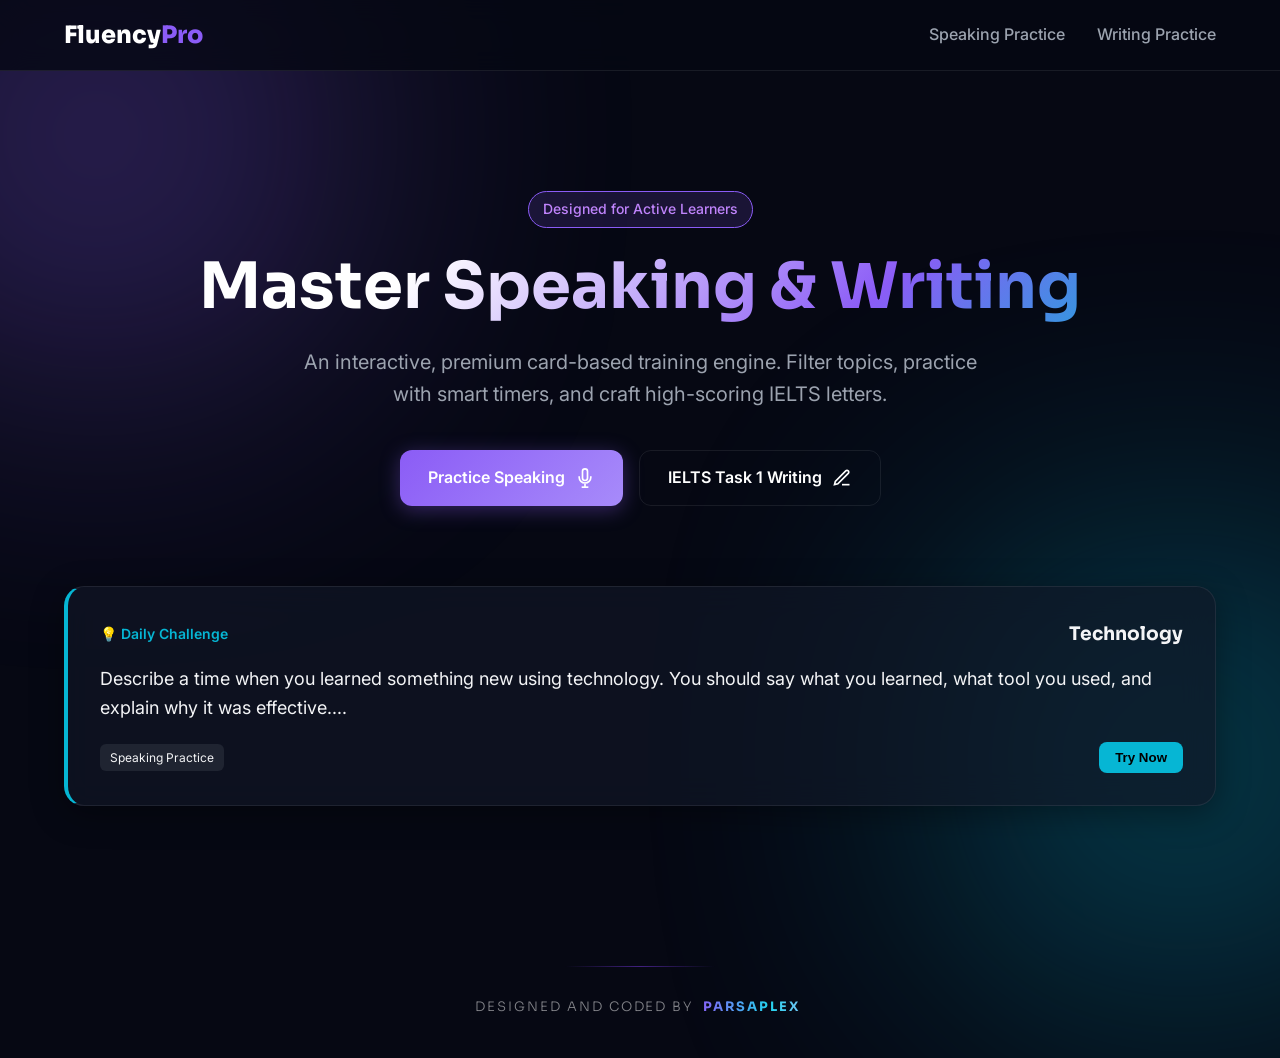
<file: index.html>
<!DOCTYPE html>
<html lang="en">
<head>
    <meta charset="UTF-8">
    <meta name="viewport" content="width=device-width, initial-scale=1.0">
    <meta name="description" content="Premium Speaking and Writing Practice platform for English learners.">
    <title>FluencyPro | Elevate Your English</title>
    
    <!-- CSS Link -->
    <link rel="stylesheet" href="css/style.css">
   

    <!-- Fonts Preload & Load for Performance (Lighthouse) -->
    <link rel="preconnect" href="https://fonts.googleapis.com">
    <link rel="preconnect" href="https://fonts.gstatic.com" crossorigin>
    <link href="https://fonts.googleapis.com/css2?family=Inter:wght@400;500;600&family=Sora:wght@600;700;800&display=swap" rel="stylesheet">
</head>
<body class="bg-galaxy">

    <!-- Global Glowing Accents for Visual Depth -->
    <div class="glow-orb orb-1"></div>
    <div class="glow-orb orb-2"></div>

    <header class="navbar">
        <div class="nav-container">
            <a href="index.html" class="logo">Fluency<span>Pro</span></a>
            <nav class="nav-links">
                <a href="speaking.html" class="nav-link">Speaking Practice</a>
                <a href="writing.html" class="nav-link">Writing Practice</a>
            </nav>
        </div>
    </header>

    <main class="hero-section">
        <div class="container text-center">
            <span class="badge">Designed for Active Learners</span>
            <h1 class="hero-title animate-gradient">Master Speaking & Writing</h1>
            <p class="hero-subtitle">
                An interactive, premium card-based training engine. Filter topics, practice with smart timers, and craft high-scoring IELTS letters.
            </p>
            
            <div class="hero-actions">
                <a href="speaking.html" class="btn btn-primary">
                    <span>Practice Speaking</span>
                    <svg width="20" height="20" viewBox="0 0 24 24" fill="none" stroke="currentColor" stroke-width="2"><path d="M12 1a3 3 0 0 0-3 3v8a3 3 0 0 0 6 0V4a3 3 0 0 0-3-3z"/><path d="M19 10v1a7 7 0 0 1-14 0v-1"/><line x1="12" y1="19" x2="12" y2="23"/><line x1="8" y1="23" x2="16" y2="23"/></svg>
                </a>
                <a href="writing.html" class="btn btn-secondary">
                    <span>IELTS Task 1 Writing</span>
                    <svg width="20" height="20" viewBox="0 0 24 24" fill="none" stroke="currentColor" stroke-width="2"><path d="M12 20h9"/><path d="M16.5 3.5a2.121 2.121 0 0 1 3 3L7 19l-4 1 1-4L16.5 3.5z"/></svg>
                </a>
            </div>
        </div>
    </main>

    <!-- Daily Interactive Widget -->
    <section class="container daily-widget-container">
        <div class="glass-card daily-challenge">
            <div class="daily-header">
                <div class="daily-badge">💡 Daily Challenge</div>
                <h3 id="daily-title">Generating your challenge...</h3>
            </div>
            <p id="daily-prompt" class="daily-text">Loading the prompt of the day...</p>
            <div class="daily-footer">
                <span id="daily-type" class="badge-type">Type</span>
                <button id="daily-btn" class="btn-sm">Try Now</button>
            </div>
        </div>
    </section>

    <!-- Script for Daily Challenge on Home -->
    <script src="js/data.js"></script>
    <script>
        document.addEventListener('DOMContentLoaded', () => {
            const speakingPrompts = practiceData.speaking;
            const writingPrompts = practiceData.writing;
            const allPrompts = [
                ...speakingPrompts.map(p => ({...p, target: 'speaking.html', label: 'Speaking Practice'})),
                ...writingPrompts.map(p => ({...p, target: 'writing.html', label: 'IELTS Writing Task 1', topic: p.type, prompt: p.situation}))
            ];
            
            // Deterministic random based on current date
            const dayIndex = new Date().getDate() % allPrompts.length;
            const daily = allPrompts[dayIndex];
            
            document.getElementById('daily-title').textContent = daily.topic;
            document.getElementById('daily-prompt').textContent = daily.prompt.substring(0, 160) + '...';
            document.getElementById('daily-type').textContent = daily.label;
            
                   document.getElementById('daily-btn').addEventListener('click', () => {
                window.location.href = daily.target;
            });
        });
    </script>

   <footer class="site-footer">
    <div class="footer-content">
        <div class="footer-divider"></div>
        <p class="footer-credit">
            Designed and coded by <span class="premium-name">ParsaPlex</span>
        </div>
    </div>
</footer>
</body>
</html>
</file>
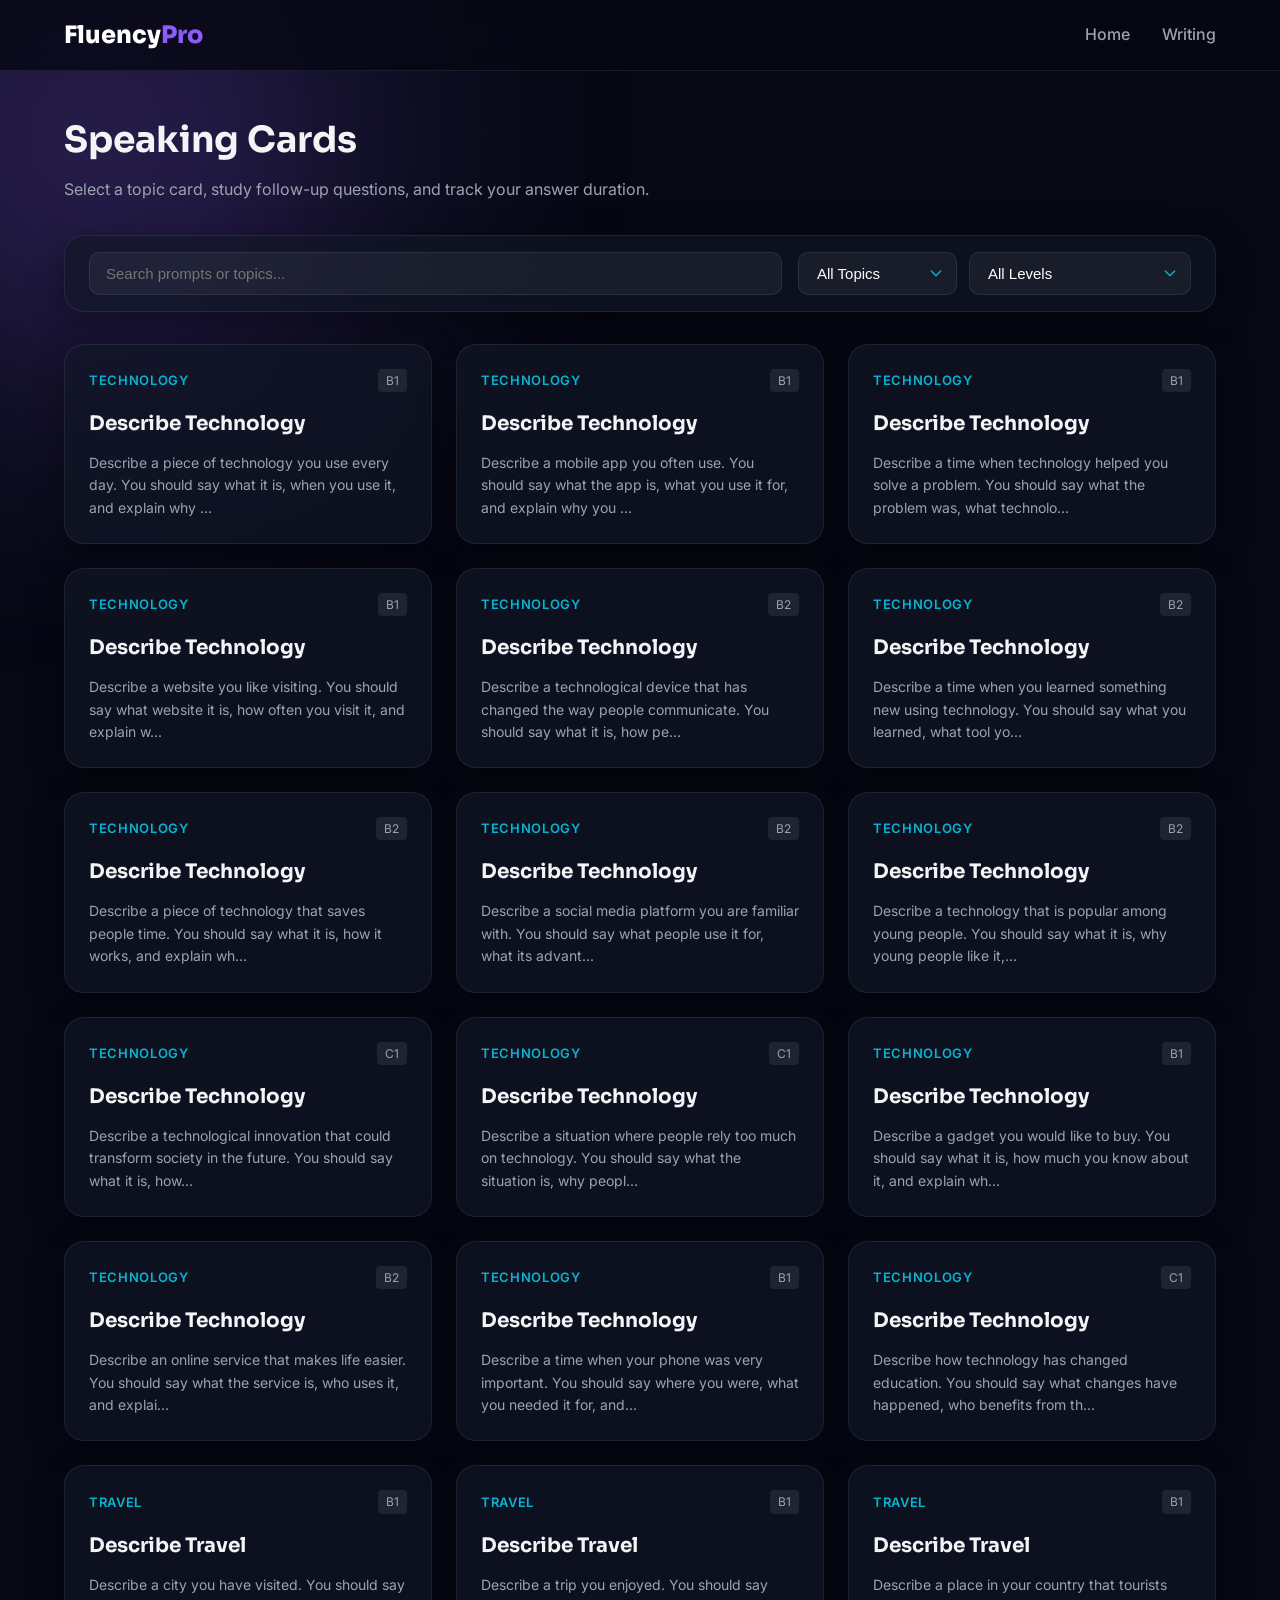
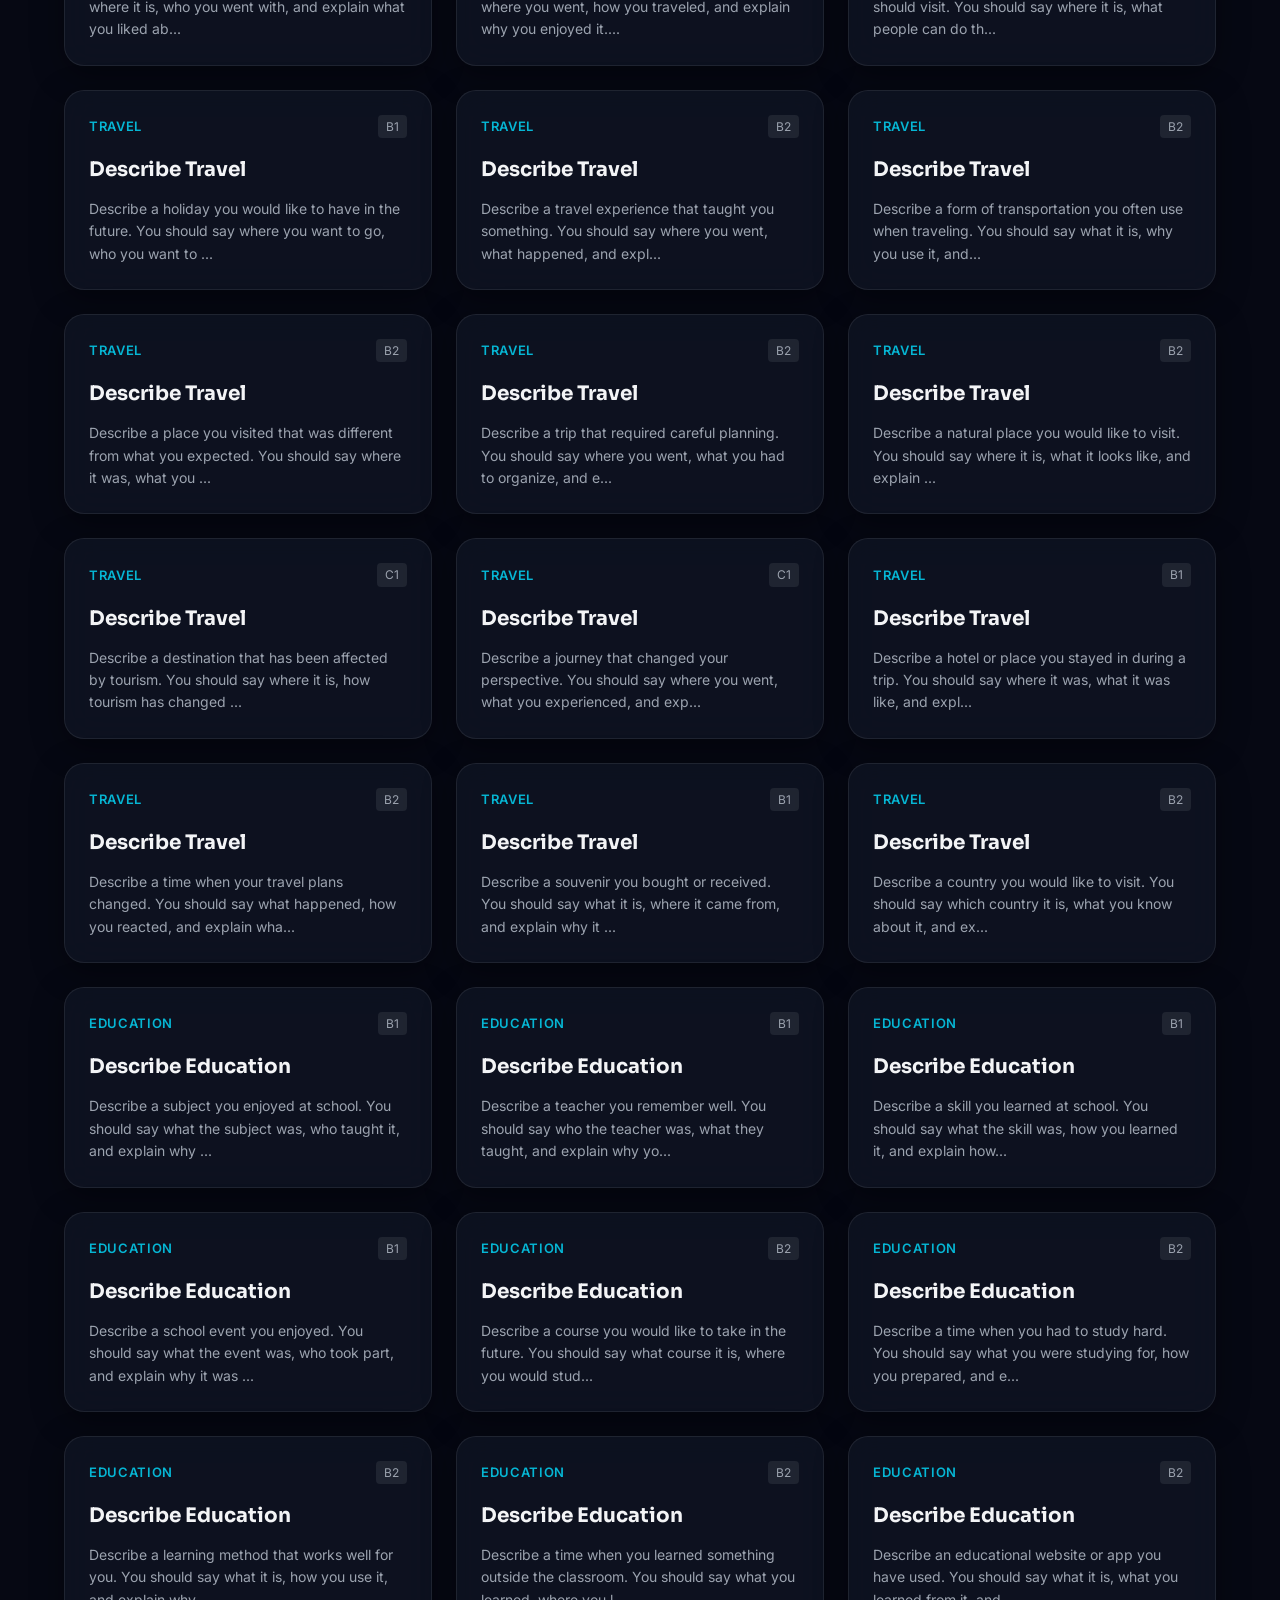
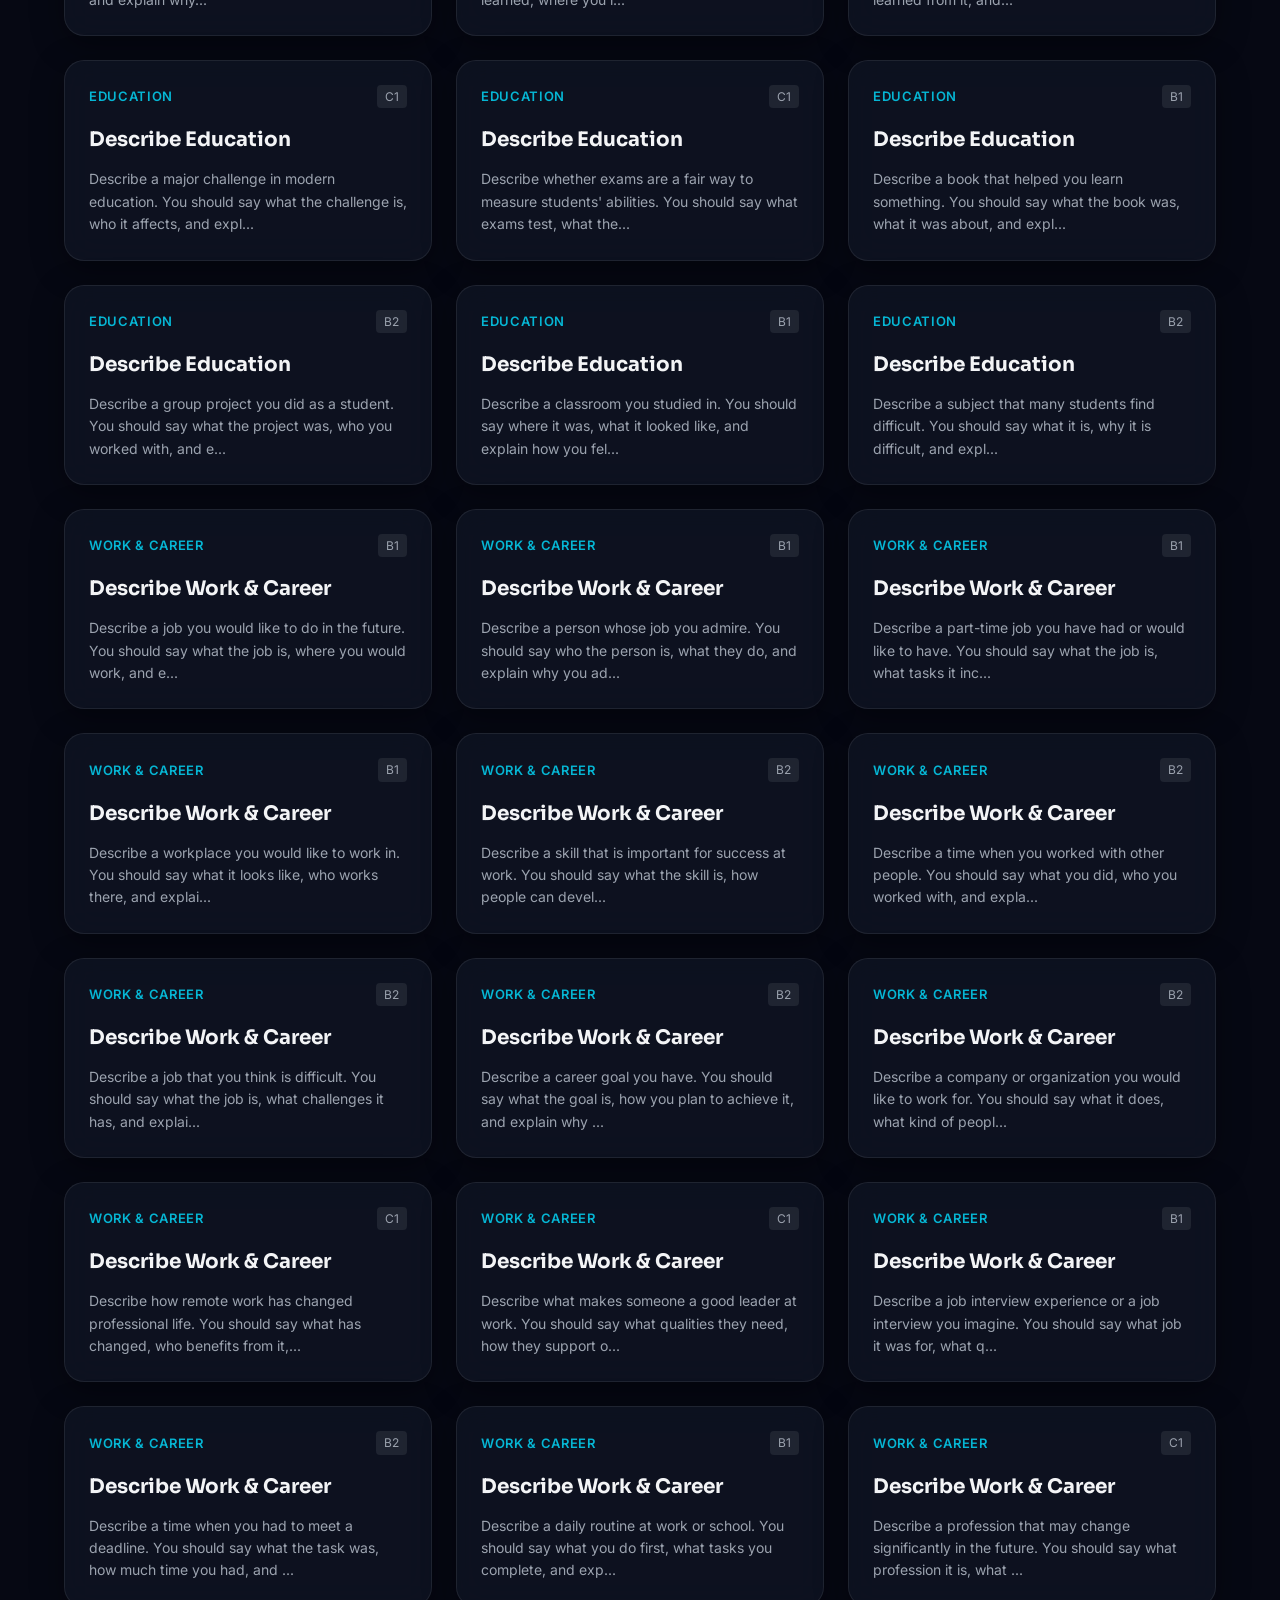
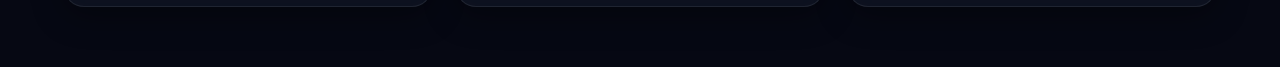
<file: speaking.html>
<!DOCTYPE html>
<html lang="en">
<head>
    <meta charset="UTF-8">
    <meta name="viewport" content="width=device-width, initial-scale=1.0">
    <meta name="description" content="Practice English Speaking with customizable topic cards.">
    <title>Speaking Hub | FluencyPro</title>
    <link rel="stylesheet" href="css/style.css">
    <link rel="preconnect" href="https://fonts.googleapis.com">
    <link rel="preconnect" href="https://fonts.gstatic.com" crossorigin>
    <link href="https://fonts.googleapis.com/css2?family=Inter:wght@400;500;600&family=Sora:wght@700&display=swap" rel="stylesheet">
</head>
<body class="bg-galaxy">
    <div class="glow-orb orb-1"></div>

    <header class="navbar">
        <div class="nav-container">
            <a href="index.html" class="logo">Fluency<span>Pro</span></a>
            <nav class="nav-links">
                <a href="index.html" class="nav-link">Home</a>
                <a href="writing.html" class="nav-link">Writing</a>
            </nav>
        </div>
    </header>

    <div class="container main-content">
        <div class="page-header">
            <h1>Speaking Cards</h1>
            <p>Select a topic card, study follow-up questions, and track your answer duration.</p>
        </div>

        <!-- Filter Controls -->
        <div class="filter-panel glass-card">
            <div class="search-box">
                <input type="text" id="speakingSearch" placeholder="Search prompts or topics...">
            </div>
            <div class="filter-selectors">
                <select id="topicFilter">
                    <option value="all">All Topics</option>
                </select>
                <select id="levelFilter">
                    <option value="all">All Levels</option>
                    <option value="B1">B1 (Intermediate)</option>
                    <option value="B2">B2 (Upper-Intermediate)</option>
                    <option value="C1">C1 (Advanced)</option>
                </select>
            </div>
        </div>

        <!-- Cards Grid -->
        <div class="cards-grid" id="speakingGrid">
            <!-- Cards will be injected dynamically -->
        </div>
    </div>

    <!-- Practice Detail Modal (Wow effect transition) -->
    <div class="modal-overlay" id="practiceModal">
        <div class="modal-content glass-card">
            <button class="modal-close-btn" id="closeModal">&times;</button>
            <div class="modal-badge" id="modalTopic">Topic</div>
            <h2 id="modalTitle">Topic Title</h2>
            
            <div class="modal-body">
                <div class="practice-instruction">
                    <h3>Cue Card Prompt</h3>
                    <p id="modalPrompt" class="prompt-highlight">Prompt text goes here...</p>
                </div>
                
                <div class="modal-grid-info">
                    <div class="follow-up-section">
                        <h3>Useful Vocabulary & Idioms</h3>
                        <ul id="modalVocabulary" class="vocab-list">
                            <!-- Injected -->
                        </ul>
                    </div>

                    <!-- Timer Widget -->
                    <div class="timer-widget">
                        <h3>Speech Timer</h3>
                        <div class="timer-display" id="timerDisplay">02:00</div>
                        <div class="timer-progress-bar">
                            <div class="timer-progress" id="timerProgress"></div>
                        </div>
                        <div class="timer-controls">
                            <button class="btn-timer" id="startTimer">Start</button>
                            <button class="btn-timer sec" id="resetTimer">Reset</button>
                        </div>
                    </div>
                </div>
            </div>
        </div>
    </div>

    <script src="js/data.js"></script>
    <script src="js/speaking.js"></script>
</body>
</html>
</file>
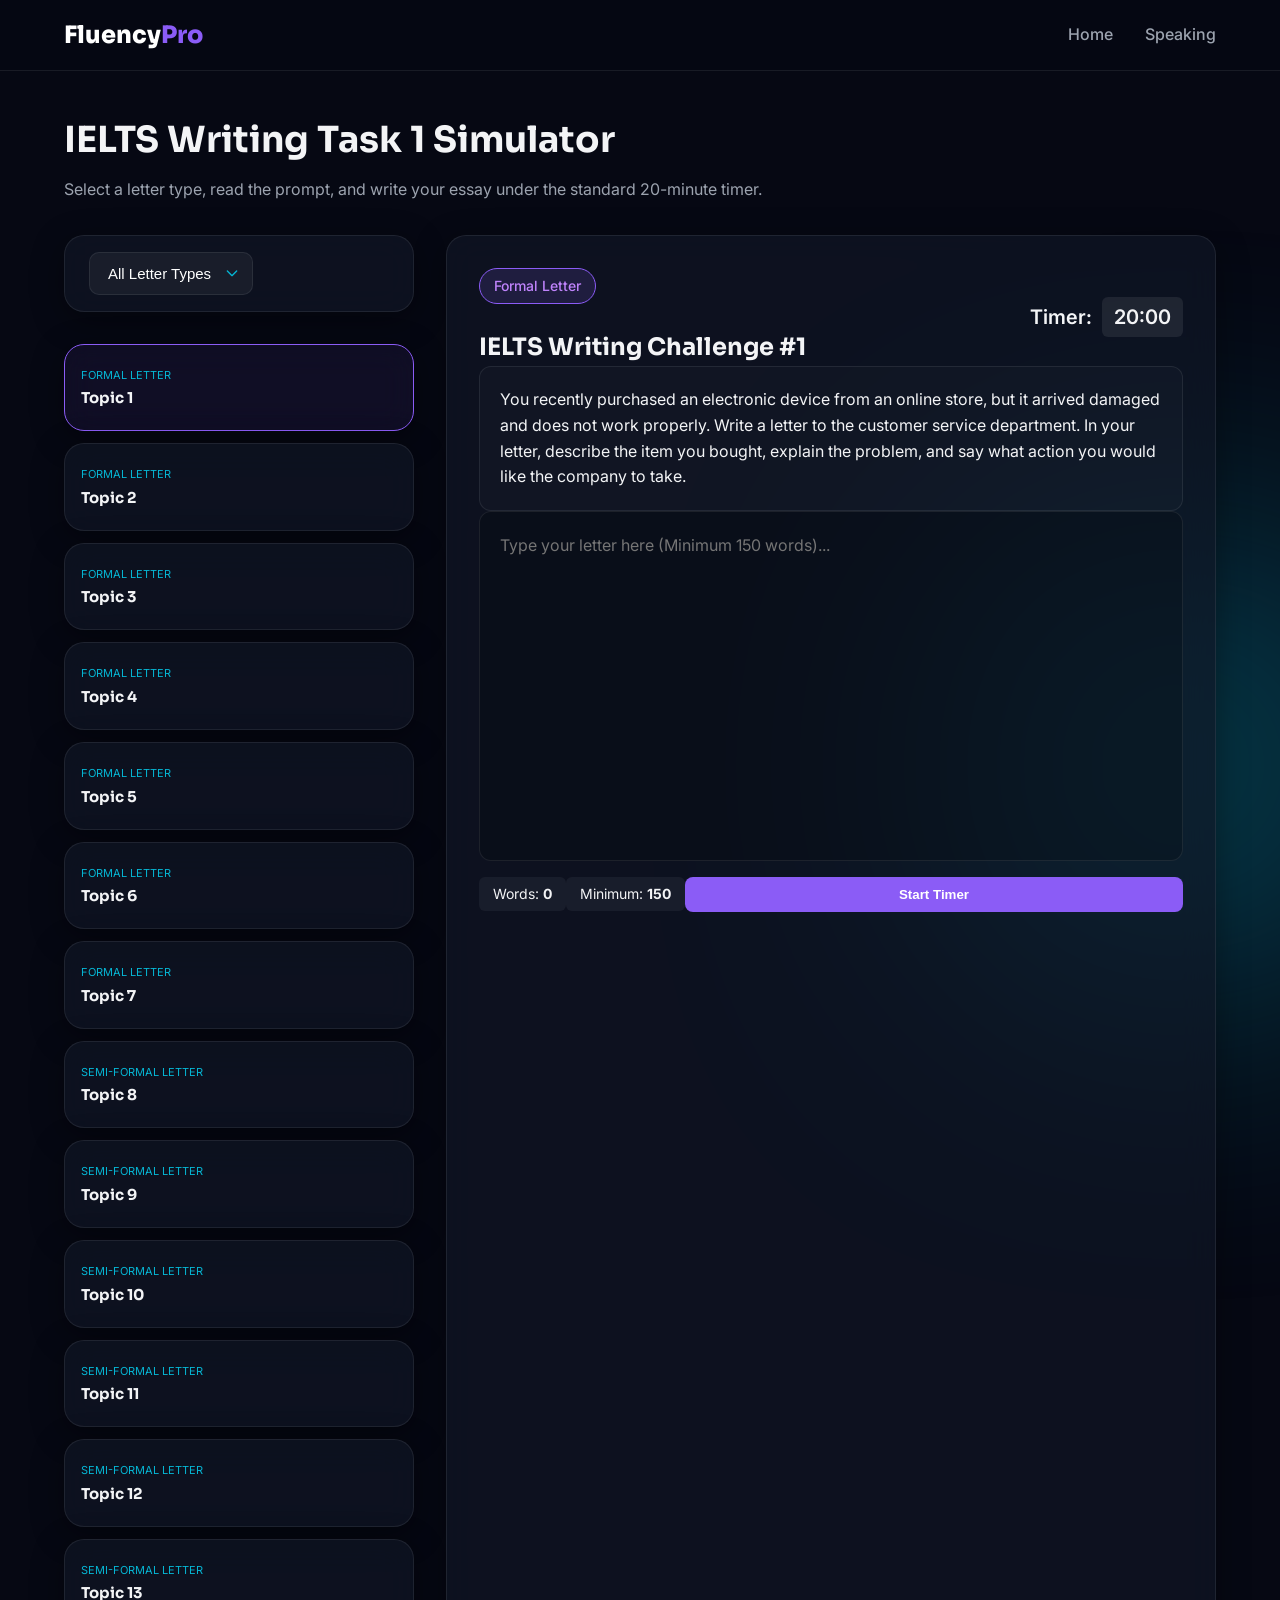
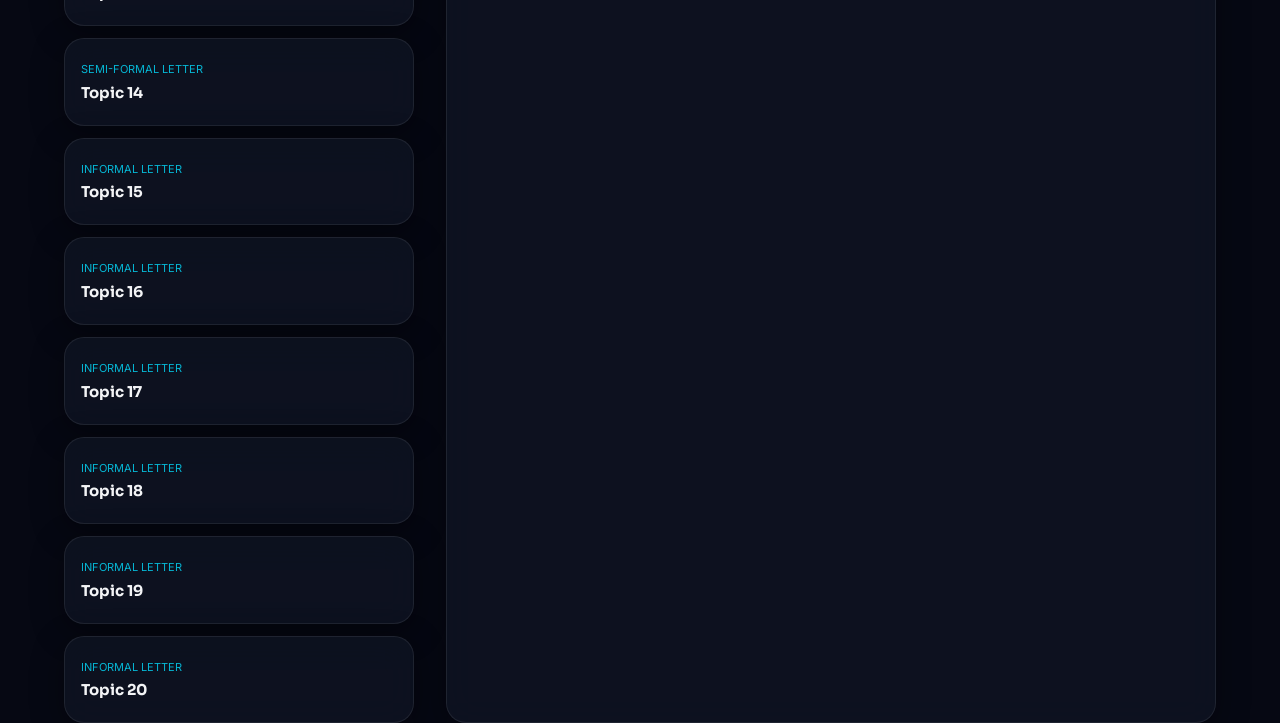
<file: writing.html>
<!DOCTYPE html>
<html lang="en">
<head>
    <meta charset="UTF-8">
    <meta name="viewport" content="width=device-width, initial-scale=1.0">
    <meta name="description" content="IELTS General Task 1 writing simulator with integrated character counter.">
    <title>Writing Lab | FluencyPro</title>
    <link rel="stylesheet" href="css/style.css">
    <link rel="preconnect" href="https://fonts.googleapis.com">
    <link rel="preconnect" href="https://fonts.gstatic.com" crossorigin>
    <link href="https://fonts.googleapis.com/css2?family=Inter:wght@400;500;600&family=Sora:wght@700&display=swap" rel="stylesheet">
</head>
<body class="bg-galaxy">
    <div class="glow-orb orb-2"></div>

    <header class="navbar">
        <div class="nav-container">
            <a href="index.html" class="logo">Fluency<span>Pro</span></a>
            <nav class="nav-links">
                <a href="index.html" class="nav-link">Home</a>
                <a href="speaking.html" class="nav-link">Speaking</a>
            </nav>
        </div>
    </header>

    <div class="container main-content">
        <div class="page-header text-center">
            <h1>IELTS Writing Task 1 Simulator</h1>
            <p>Select a letter type, read the prompt, and write your essay under the standard 20-minute timer.</p>
        </div>

        <div class="writing-layout">
            <!-- Left Side: Prompt Selector & Details -->
            <div class="writing-prompts-sidebar">
                <div class="filter-panel glass-card">
                    <select id="letterTypeFilter">
                        <option value="all">All Letter Types</option>
                        <option value="Formal">Formal</option>
                        <option value="Semi-Formal">Semi-Formal</option>
                        <option value="Informal">Informal</option>
                    </select>
                </div>
                <div class="prompts-list" id="writingList">
                    <!-- Injected -->
                </div>
            </div>

            <!-- Right Side: Interactive Editor Workspace -->
            <div class="writing-workspace glass-card" id="writingWorkspace" style="display: none;">
                <div class="workspace-header">
                    <div>
                        <span class="badge" id="selectedLetterType">Formal Letter</span>
                        <h2 id="selectedLetterTopic">Letter Subject</h2>
                    </div>
                    <div class="writing-timer">
                        <span>Timer:</span>
                        <div id="writingTimerDisplay">20:00</div>
                    </div>
                </div>

                <div class="prompt-detail-box">
                    <p id="selectedLetterPrompt">Prompt text...</p>
                </div>

                <div class="text-editor-container">
                    <textarea id="writingTextarea" placeholder="Type your letter here (Minimum 150 words)..."></textarea>
                    
                    <div class="editor-stats">
                        <div class="stat-pill">Words: <strong id="wordCounter">0</strong></div>
                        <div class="stat-pill">Minimum: <strong>150</strong></div>
                        <button id="toggleTimerBtn" class="btn-timer btn-action-timer">Start Timer</button>
                    </div>
                </div>
            </div>
        </div>
    </div>

    <script src="js/data.js"></script>
    <script src="js/writing.js"></script>
</body>
</html>
</file>
<file: css/style.css>
/* --- Core Reset & Variables --- */
:root {
    --bg-main: #060813;
    --card-bg: rgba(17, 24, 39, 0.65);
    --border-glass: rgba(255, 255, 255, 0.08);
    --primary: #8b5cf6;
    --primary-glow: rgba(139, 92, 246, 0.35);
    --secondary: #06b6d4;
    --secondary-glow: rgba(6, 182, 212, 0.35);
    --text-main: #f3f4f6;
    --text-muted: #9ca3af;
    --green: #10b981;
    --red: #ef4444;
    --transition: all 0.3s cubic-bezier(0.4, 0, 0.2, 1);
}

* {
    box-sizing: border-box;
    margin: 0;
    padding: 0;
}

body {
    background-color: var(--bg-main);
    color: var(--text-main);
    font-family: 'Inter', sans-serif;
    line-height: 1.6;
    overflow-x: hidden;
}

/* --- Galaxy Ambient Lights --- */
.bg-galaxy {
    position: relative;
    min-height: 100vh;
}

.glow-orb {
    position: fixed;
    border-radius: 50%;
    filter: blur(140px);
    z-index: -1;
    pointer-events: none;
    opacity: 0.4;
}

.orb-1 {
    width: 450px;
    height: 450px;
    background: var(--primary);
    top: -10%;
    left: -10%;
}

.orb-2 {
    width: 450px;
    height: 450px;
    background: var(--secondary);
    bottom: -10%;
    right: -10%;
}

/* --- Typography Helpers --- */
h1, h2, h3, h4 {
    font-family: 'Sora', sans-serif;
    font-weight: 700;
}

.animate-gradient {
    background: linear-gradient(135deg, #fff 30%, var(--primary) 70%, var(--secondary) 100%);
    -webkit-background-clip: text;
    -webkit-text-fill-color: transparent;
    background-clip: text;
}

/* --- Glassmorphism UI --- */
.glass-card {
    background: var(--card-bg);
    backdrop-filter: blur(16px);
    -webkit-backdrop-filter: blur(16px);
    border: 1px solid var(--border-glass);
    border-radius: 20px;
    box-shadow: 0 8px 32px 0 rgba(0, 0, 0, 0.37);
}

.container {
    max-width: 1200px;
    margin: 0 auto;
    padding: 0 24px;
}

/* --- Navigation Bar --- */
.navbar {
    background: rgba(6, 8, 19, 0.8);
    backdrop-filter: blur(12px);
    border-bottom: 1px solid var(--border-glass);
    position: sticky;
    top: 0;
    z-index: 100;
}

.nav-container {
    display: flex;
    justify-content: space-between;
    align-items: center;
    max-width: 1200px;
    margin: 0 auto;
    padding: 16px 24px;
}

.logo {
    font-family: 'Sora', sans-serif;
    font-size: 24px;
    font-weight: 800;
    text-decoration: none;
    color: #fff;
}

.logo span {
    color: var(--primary);
}

.nav-links a {
    text-decoration: none;
    color: var(--text-muted);
    margin-left: 28px;
    font-weight: 500;
    transition: var(--transition);
}

.nav-links a:hover, .nav-links a.active {
    color: #fff;
    text-shadow: 0 0 10px var(--primary-glow);
}

/* --- Hero Section --- */
.hero-section {
    padding: 120px 0 80px 0;
    text-align: center;
}

.badge {
    background: rgba(139, 92, 246, 0.15);
    border: 1px solid var(--primary);
    color: #c084fc;
    padding: 6px 14px;
    border-radius: 99px;
    font-size: 14px;
    font-weight: 500;
    display: inline-block;
    margin-bottom: 24px;
}

.hero-title {
    font-size: 64px;
    line-height: 1.1;
    margin-bottom: 24px;
}

.hero-subtitle {
    font-size: 20px;
    color: var(--text-muted);
    max-width: 700px;
    margin: 0 auto 40px auto;
}

.hero-actions {
    display: flex;
    gap: 16px;
    justify-content: center;
}

/* --- Buttons --- */
.btn {
    display: inline-flex;
    align-items: center;
    gap: 10px;
    padding: 14px 28px;
    border-radius: 12px;
    font-weight: 600;
    text-decoration: none;
    cursor: pointer;
    transition: var(--transition);
}

.btn-primary {
    background: linear-gradient(135deg, var(--primary), #a78bfa);
    color: #fff;
    box-shadow: 0 4px 20px var(--primary-glow);
}

.btn-primary:hover {
    transform: translateY(-2px);
    box-shadow: 0 6px 24px var(--primary-glow);
}

.btn-secondary {
    background: transparent;
    color: #fff;
    border: 1px solid var(--border-glass);
}

.btn-secondary:hover {
    background: rgba(255, 255, 255, 0.05);
    transform: translateY(-2px);
}

/* --- Daily Widget --- */
.daily-widget-container {
    margin-bottom: 80px;
}

.daily-challenge {
    padding: 32px;
    border-left: 4px solid var(--secondary);
}

.daily-header {
    display: flex;
    justify-content: space-between;
    align-items: center;
    margin-bottom: 16px;
}

.daily-badge {
    font-size: 14px;
    color: var(--secondary);
    font-weight: 600;
}

.daily-text {
    font-size: 18px;
    margin-bottom: 20px;
}

.daily-footer {
    display: flex;
    justify-content: space-between;
    align-items: center;
}

.badge-type {
    background: rgba(255, 255, 255, 0.08);
    padding: 4px 10px;
    border-radius: 6px;
    font-size: 12px;
}

.btn-sm {
    background: var(--secondary);
    border: none;
    color: #000;
    font-weight: 600;
    padding: 8px 16px;
    border-radius: 8px;
    cursor: pointer;
    transition: var(--transition);
}

.btn-sm:hover {
    opacity: 0.9;
}

/* --- Inner Page Header --- */
.page-header {
    margin-top: 40px;
    margin-bottom: 32px;
}

.page-header h1 {
    font-size: 36px;
    margin-bottom: 8px;
}

.page-header p {
    color: var(--text-muted);
}

/* --- Interactive Filter Panel --- */
.filter-panel {
    display: flex;
    justify-content: space-between;
    gap: 16px;
    padding: 16px 24px;
    margin-bottom: 32px;
}

.search-box {
    flex-grow: 1;
}

.search-box input {
    width: 100%;
    background: rgba(255, 255, 255, 0.05);
    border: 1px solid var(--border-glass);
    padding: 12px 16px;
    border-radius: 10px;
    color: #fff;
    font-size: 15px;
    outline: none;
    transition: var(--transition);
}

.search-box input:focus {
    border-color: var(--primary);
    box-shadow: 0 0 10px var(--primary-glow);
}

.filter-selectors {
    display: flex;
    gap: 12px;
}

.filter-panel select, .filter-selectors select {
    background: rgba(255, 255, 255, 0.05);
    border: 1px solid var(--border-glass);
    color: #fff;
    padding: 12px 16px;
    border-radius: 10px;
    outline: none;
    cursor: pointer;
    font-size: 15px;
}

/* --- Practice Cards Grid & Wow Interactions --- */
.cards-grid {
    display: grid;
    grid-template-columns: repeat(auto-fill, minmax(320px, 1fr));
    gap: 24px;
    padding-bottom: 60px;
}

.practice-card {
    position: relative;
    padding: 24px;
    cursor: pointer;
    transition: var(--transition);
    overflow: hidden;
}

.practice-card::before {
    content: '';
    position: absolute;
    top: 0; left: 0; width: 100%; height: 100%;
    background: linear-gradient(135deg, var(--primary-glow), transparent);
    opacity: 0;
    transition: var(--transition);
}

.practice-card:hover {
    transform: translateY(-6px);
    border-color: rgba(139, 92, 246, 0.4);
    box-shadow: 0 12px 40px rgba(139, 92, 246, 0.15);
}

.practice-card:hover::before {
    opacity: 1;
}

.card-header {
    display: flex;
    justify-content: space-between;
    align-items: center;
    margin-bottom: 16px;
    position: relative;
    z-index: 2;
}

.card-topic {
    font-size: 13px;
    font-weight: 600;
    color: var(--secondary);
    letter-spacing: 0.05em;
    text-transform: uppercase;
}

.card-level {
    font-size: 12px;
    background: rgba(255, 255, 255, 0.08);
    padding: 2px 8px;
    border-radius: 4px;
    color: var(--text-muted);
}

.practice-card h3 {
    font-size: 20px;
    margin-bottom: 12px;
    position: relative;
    z-index: 2;
}

.practice-card p {
    color: var(--text-muted);
    font-size: 14px;
    line-height: 1.6;
    position: relative;
    z-index: 2;
}

/* --- Modal Overlay & Content --- */
.modal-overlay {
    position: fixed;
    top: 0; left: 0; width: 100%; height: 100%;
    background: rgba(3, 4, 10, 0.85);
    backdrop-filter: blur(8px);
    z-index: 1000;
    display: flex;
    justify-content: center;
    align-items: center;
    opacity: 0;
    pointer-events: none;
    transition: opacity 0.3s ease;
}

.modal-overlay.active {
    opacity: 1;
    pointer-events: auto;
}

.modal-content {
    width: 90%;
    max-width: 720px;
    padding: 40px;
    position: relative;
    transform: translateY(20px);
    transition: transform 0.3s ease;
}

.modal-overlay.active .modal-content {
    transform: translateY(0);
}

.modal-close-btn {
    position: absolute;
    top: 20px; right: 20px;
    background: none;
    border: none;
    color: var(--text-muted);
    font-size: 32px;
    cursor: pointer;
    transition: var(--transition);
}

.modal-close-btn:hover {
    color: #fff;
}

.modal-badge {
    display: inline-block;
    color: var(--secondary);
    font-weight: 600;
    text-transform: uppercase;
    font-size: 12px;
    margin-bottom: 8px;
}

.modal-content h2 {
    font-size: 28px;
    margin-bottom: 24px;
}

.prompt-highlight {
    background: rgba(255, 255, 255, 0.03);
    border: 1px solid var(--border-glass);
    padding: 16px;
    border-radius: 12px;
    margin-bottom: 24px;
    font-size: 16px;
}

.modal-grid-info {
    display: grid;
    grid-template-columns: 1.2fr 0.8fr;
    gap: 24px;
}

.vocab-list {
    list-style: none;
    margin-top: 12px;
}

.vocab-list li {
    padding: 6px 0;
    border-bottom: 1px solid rgba(255, 255, 255, 0.04);
    font-size: 14px;
    color: var(--text-muted);
}

/* --- Speech Timer Widget --- */
.timer-widget {
    background: rgba(0, 0, 0, 0.2);
    border: 1px solid var(--border-glass);
    border-radius: 14px;
    padding: 20px;
    text-align: center;
}

.timer-display {
    font-size: 36px;
    font-weight: 700;
    color: #fff;
    margin: 16px 0 8px 0;
}

.timer-progress-bar {
    width: 100%;
    height: 6px;
    background: rgba(255, 255, 255, 0.08);
    border-radius: 3px;
    overflow: hidden;
    margin-bottom: 20px;
}

.timer-progress {
    width: 100%;
    height: 100%;
    background: var(--primary);
    transition: width 1s linear;
}

.timer-controls {
    display: flex;
    gap: 10px;
}

.btn-timer {
    flex-grow: 1;
    background: var(--primary);
    border: none;
    color: #fff;
    padding: 10px;
    border-radius: 8px;
    font-weight: 600;
    cursor: pointer;
    transition: var(--transition);
}

.btn-timer:hover {
    opacity: 0.9;
}

.btn-timer.sec {
    background: rgba(255, 255, 255, 0.08);
}

/* --- Writing Layout Simulator --- */
.writing-layout {
    display: grid;
    grid-template-columns: 350px 1fr;
    gap: 32px;
    margin-top: 24px;
}

.prompts-list {
    display: flex;
    flex-direction: column;
    gap: 12px;
    margin-top: 16px;
}

.prompt-list-item {
    padding: 16px;
    cursor: pointer;
    transition: var(--transition);
}

.prompt-list-item:hover, .prompt-list-item.active {
    border-color: var(--primary);
    background: rgba(139, 92, 246, 0.08);
}

.prompt-list-item h4 {
    font-size: 15px;
    margin-bottom: 4px;
}

.prompt-list-item span {
    font-size: 11px;
    color: var(--secondary);
    text-transform: uppercase;
}

.writing-workspace {
    padding: 32px;
    display: flex;
    flex-direction: column;
    gap: 20px;
}

.workspace-header {
    display: flex;
    justify-content: space-between;
    align-items: center;
}

.writing-timer {
    display: flex;
    align-items: center;
    gap: 10px;
    font-size: 20px;
    font-weight: 600;
}

#writingTimerDisplay {
    background: rgba(255, 255, 255, 0.08);
    padding: 4px 12px;
    border-radius: 6px;
}

.prompt-detail-box {
    background: rgba(255, 255, 255, 0.02);
    border: 1px solid var(--border-glass);
    padding: 20px;
    border-radius: 12px;
}

.text-editor-container {
    display: flex;
    flex-direction: column;
    gap: 16px;
}

#writingTextarea {
    width: 100%;
    height: 350px;
    background: rgba(0, 0, 0, 0.2);
    border: 1px solid var(--border-glass);
    border-radius: 12px;
    padding: 20px;
    color: #fff;
    font-family: inherit;
    font-size: 16px;
    line-height: 1.7;
    resize: none;
    outline: none;
    transition: var(--transition);
}

#writingTextarea:focus {
    border-color: var(--primary);
    box-shadow: 0 0 15px rgba(139, 92, 246, 0.15);
}

.editor-stats {
    display: flex;
    justify-content: space-between;
    align-items: center;
}

.stat-pill {
    background: rgba(255, 255, 255, 0.05);
    padding: 6px 14px;
    border-radius: 6px;
    font-size: 14px;
}



/* =========================================
   PARSA'S MODERN FILTERS (PREMIUM LOOK)
   ========================================= */

.filter-panel select,
.filter-selectors select {

    background: rgba(255,255,255,0.05);
    border: 1px solid var(--border-glass);
    color: #ffffff;
    padding: 12px 18px;
    border-radius: 10px;
    outline: none;
    cursor: pointer;
    font-size: 15px;

    appearance: none;
    -webkit-appearance: none;

    background-image: url("data:image/svg+xml,%3Csvg xmlns='http://www.w3.org/2000/svg' fill='none' viewBox='0 0 24 24' stroke='%2306b6d4'%3E%3Cpath stroke-linecap='round' stroke-linejoin='round' stroke-width='2' d='M19 9l-7 7-7-7'%3E%3C/path%3E%3C/svg%3E");

    background-repeat: no-repeat;
    background-position: right 12px center;
    background-size: 16px;

    padding-right: 40px;
}

/* dropdown options */
.filter-panel select option,
.filter-selectors select option {
    background: #0b1020;
    color: #ffffff;
}


/* --- Responsive Adaptability --- */
@media (max-width: 968px) {
    .writing-layout {
        grid-template-columns: 1fr;
    }
    .modal-grid-info {
        grid-template-columns: 1fr;
    }
}

@media (max-width: 768px) {
    .hero-title {
        font-size: 42px;
    }
    .navbar .nav-container {
        padding: 16px;
    }
    .filter-panel {
        flex-direction: column;
    }
}

/* --- Ultra-Premium Footer By ParsaPlex --- */
.site-footer {
    width: 100%;
    padding: 60px 20px 40px;
    margin-top: 100px;
    position: relative;
    overflow: hidden;
}

.footer-content {
    max-width: 1200px;
    margin: 0 auto;
    display: flex;
    flex-direction: column;
    align-items: center;
    gap: 20px;
}


.footer-divider {
    width: 150px;
    height: 1px;
    background: linear-gradient(90deg, transparent, rgba(124, 58, 237, 0.5), transparent);
    margin-bottom: 10px;
}

.footer-credit {
    font-family: 'Sora', sans-serif;
    font-size: 13px;
    font-weight: 300;
    letter-spacing: 0.15em;
    text-transform: uppercase;
    color: rgba(255, 255, 255, 0.5);
    transition: all 0.4s ease;
    cursor: default;
}


.premium-name {
    font-weight: 700;
    position: relative;
    display: inline-block;
    padding: 0 5px;
    /* گرادینت متحرک روی متن */
    background: linear-gradient(
        to right, 
        #8b5cf6, 
        #22d3ee, 
        #d8b4fe, 
        #8b5cf6
    );
    background-size: 200% auto;
    -webkit-background-clip: text;
    -webkit-text-fill-color: transparent;
    animation: shineText 3s linear infinite;
}


.premium-name::after {
    content: '';
    position: absolute;
    bottom: -2px;
    left: 0;
    width: 100%;
    height: 1px;
    background: linear-gradient(90deg, #8b5cf6, #22d3ee);
    box-shadow: 0 0 15px rgba(34, 211, 238, 0.8);
    transform: scaleX(0);
    transform-origin: right;
    transition: transform 0.5s cubic-bezier(0.19, 1, 0.22, 1);
}


.footer-credit:hover {
    color: rgba(255, 255, 255, 0.9);
}

.footer-credit:hover .premium-name::after {
    transform: scaleX(1);
    transform-origin: left;
}

@keyframes shineText {
    to {
        background-position: 200% center;
    }
}
</file>
